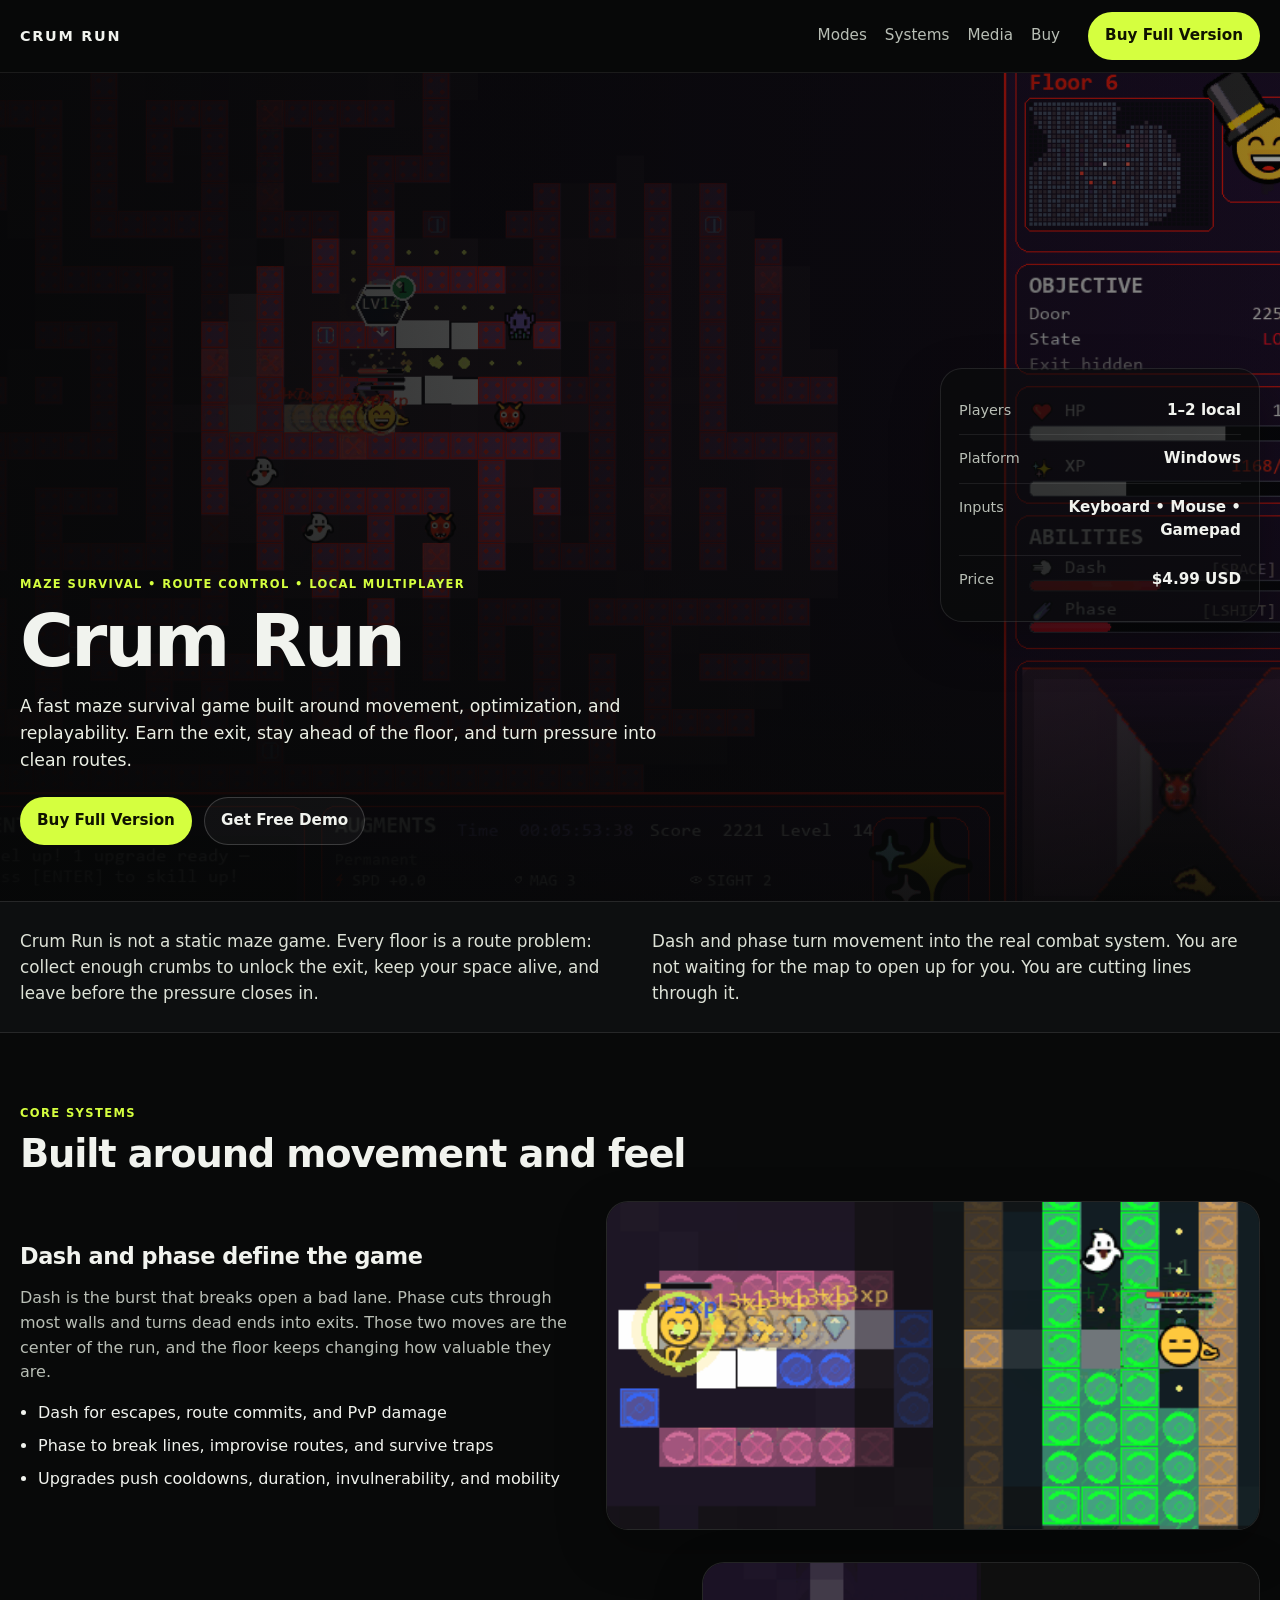
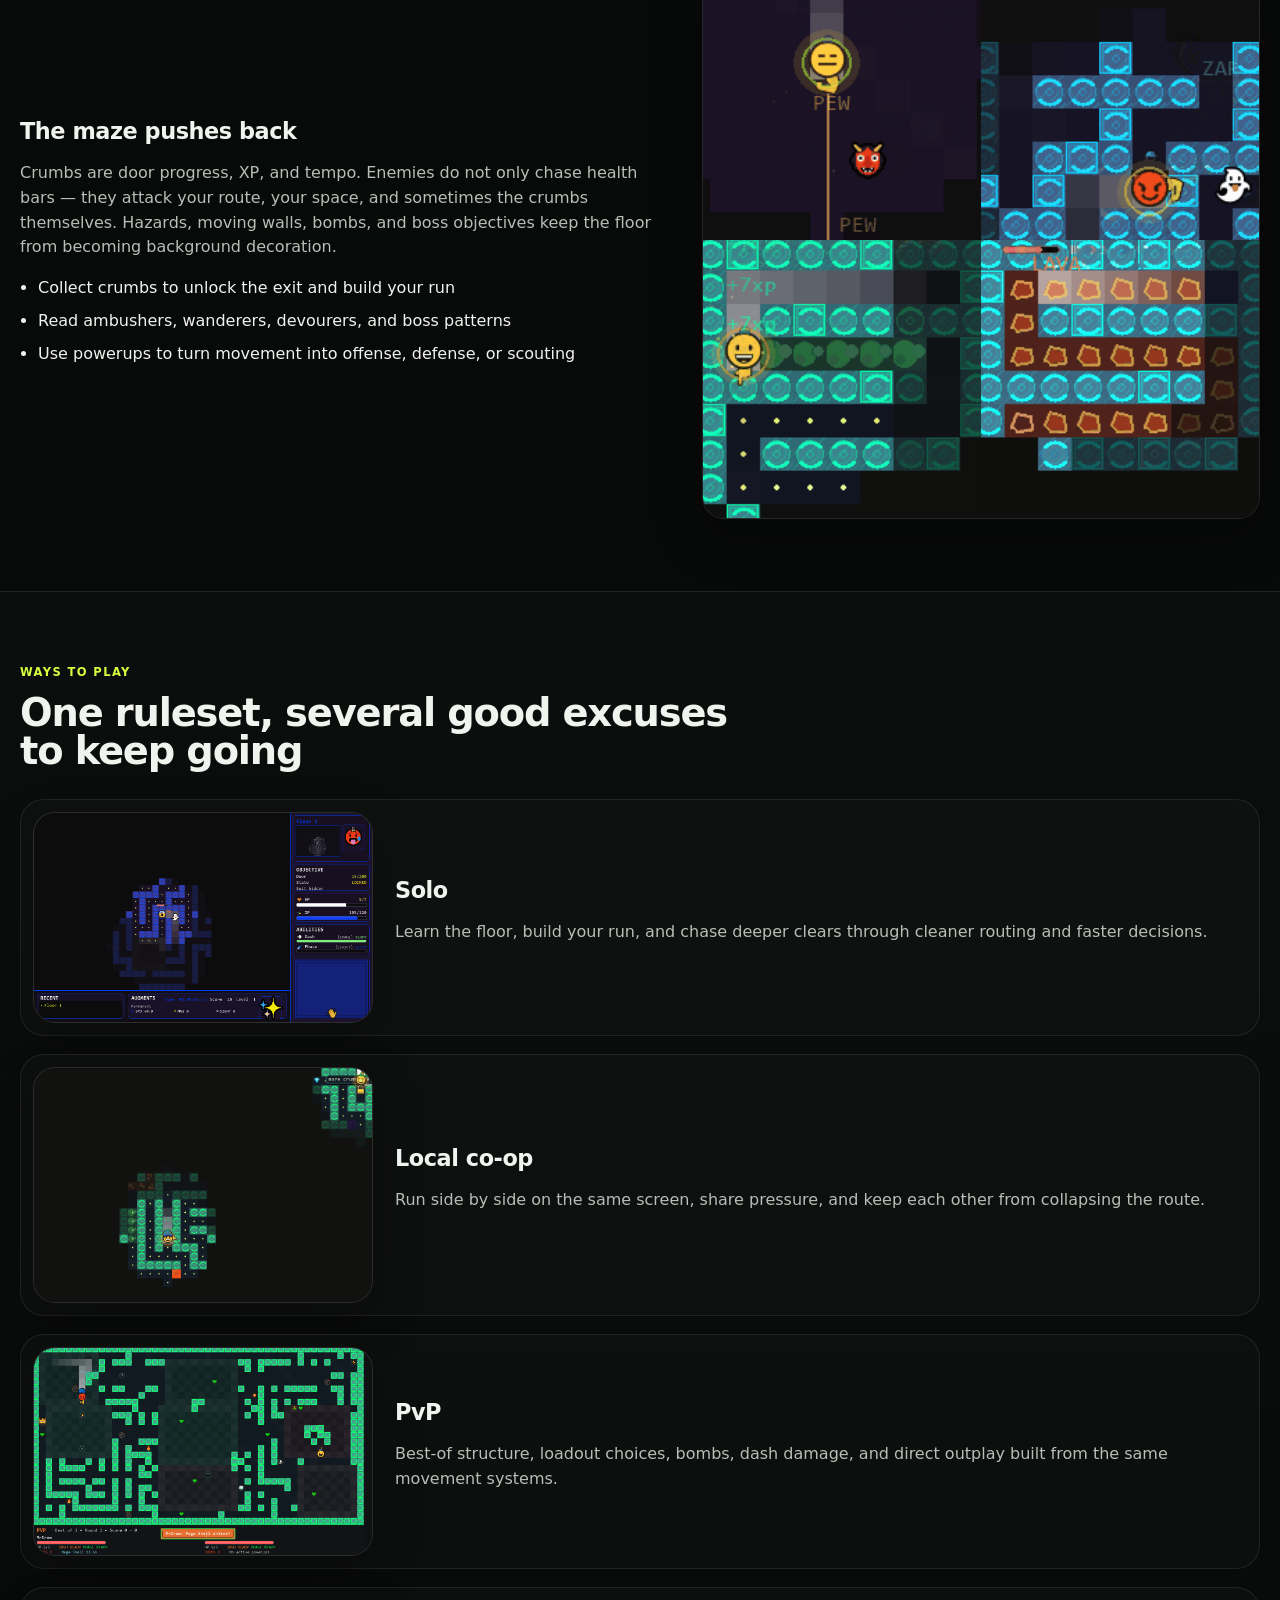
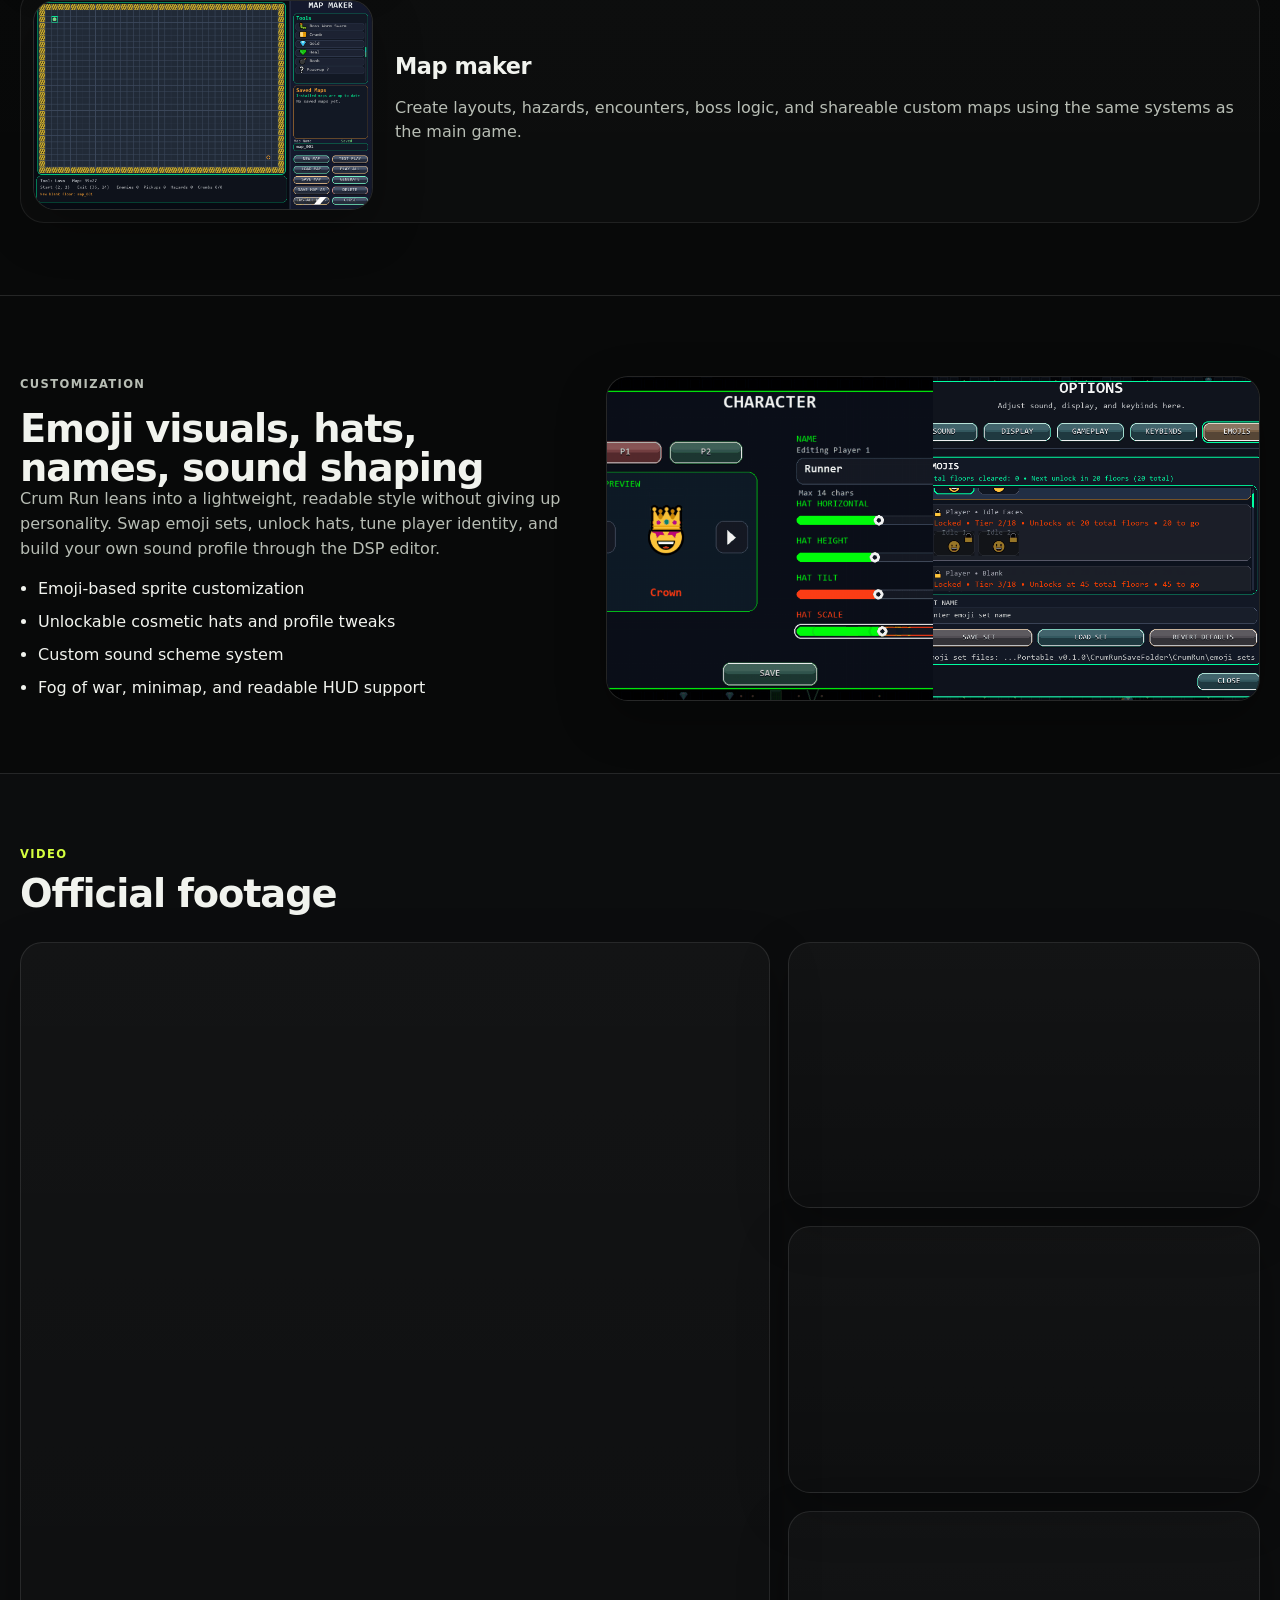
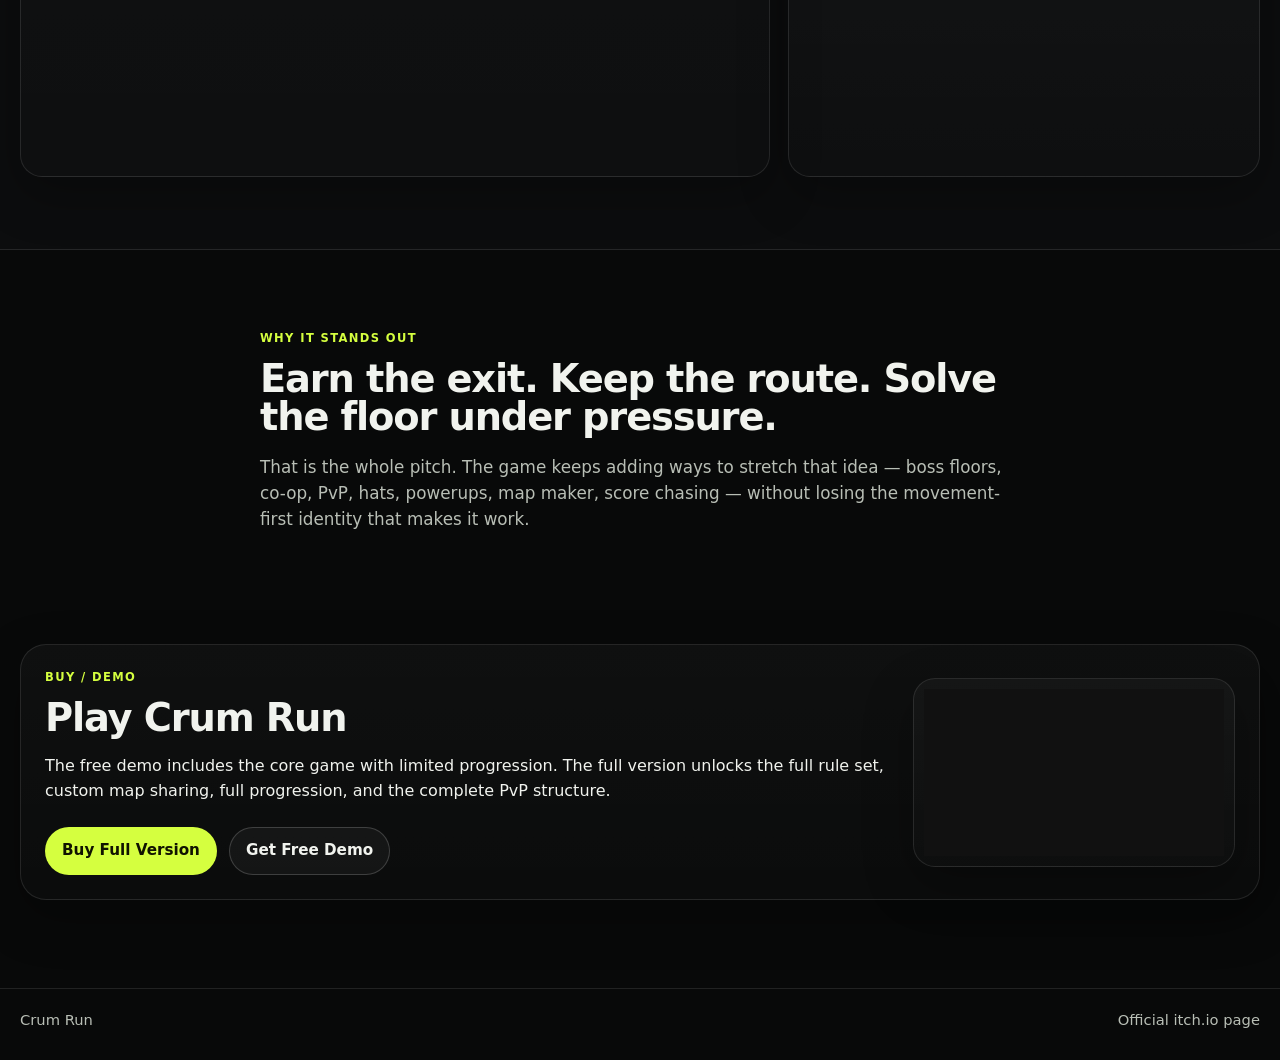
<file: index.html>
<!DOCTYPE html>
<html lang="en">
<head>
  <meta charset="UTF-8" />
  <meta name="viewport" content="width=device-width, initial-scale=1.0" />
  <title>Crum Run</title>
  <meta name="description" content="Crum Run is a fast maze survival game built around movement, route control, local co-op, PvP, and player-made maps." />
  <link rel="preconnect" href="https://www.youtube.com" crossorigin>
  <link rel="stylesheet" href="styles.css" />
</head>
<body>
  <a class="skip-link" href="#main">Skip to content</a>

  <header class="site-header">
    <div class="inner header-inner">
      <a class="brand" href="#top">CRUM RUN</a>
      <nav class="site-nav" aria-label="Primary">
        <a href="#modes">Modes</a>
        <a href="#systems">Systems</a>
        <a href="#media">Media</a>
        <a href="#buy">Buy</a>
      </nav>
      <div class="header-cta">
        <a class="btn btn-solid" href="https://koolclub.itch.io/crum-run" target="_blank" rel="noreferrer">Buy Full Version</a>
      </div>
    </div>
  </header>

  <main id="main">
    <section id="top" class="hero">
      <div class="hero-media" aria-hidden="true"></div>
      <div class="hero-shade"></div>
      <div class="inner hero-inner">
        <div class="hero-copy">
          <p class="eyebrow">Maze survival • route control • local multiplayer</p>
          <h1>Crum Run</h1>
          <p class="hero-dek">
            A fast maze survival game built around movement, optimization, and replayability.
            Earn the exit, stay ahead of the floor, and turn pressure into clean routes.
          </p>
          <div class="cta-row">
            <a class="btn btn-solid" href="https://koolclub.itch.io/crum-run" target="_blank" rel="noreferrer">Buy Full Version</a>
            <a class="btn btn-ghost" href="https://koolclub.itch.io/crum-run" target="_blank" rel="noreferrer">Get Free Demo</a>
          </div>
        </div>
        <aside class="hero-side" aria-label="Key details">
          <div class="detail-line"><span>Players</span><strong>1–2 local</strong></div>
          <div class="detail-line"><span>Platform</span><strong>Windows</strong></div>
          <div class="detail-line"><span>Inputs</span><strong>Keyboard • Mouse • Gamepad</strong></div>
          <div class="detail-line"><span>Price</span><strong>$4.99 USD</strong></div>
        </aside>
      </div>
    </section>

    <section class="intro-strip">
      <div class="inner intro-grid">
        <p>
          Crum Run is not a static maze game. Every floor is a route problem: collect enough crumbs to unlock the exit,
          keep your space alive, and leave before the pressure closes in.
        </p>
        <p>
          Dash and phase turn movement into the real combat system. You are not waiting for the map to open up for you.
          You are cutting lines through it.
        </p>
      </div>
    </section>

    <section id="systems" class="section section-systems">
      <div class="inner">
        <div class="section-head">
          <p class="eyebrow">Core systems</p>
          <h2>Built around movement and feel</h2>
        </div>

        <article class="split feature-block reverse">
          <div class="feature-copy">
            <h3>Dash and phase define the game</h3>
            <p>
              Dash is the burst that breaks open a bad lane. Phase cuts through most walls and turns dead ends into exits.
              Those two moves are the center of the run, and the floor keeps changing how valuable they are.
            </p>
            <ul class="lean-list">
              <li>Dash for escapes, route commits, and PvP damage</li>
              <li>Phase to break lines, improvise routes, and survive traps</li>
              <li>Upgrades push cooldowns, duration, invulnerability, and mobility</li>
            </ul>
          </div>
          <div class="feature-media duo">
            <img src="media/dash-gameplay.gif" alt="Crum Run dash gameplay" loading="lazy" />
            <img src="media/phase-gameplay.gif" alt="Crum Run phase gameplay" loading="lazy" />
          </div>
        </article>

        <article class="split feature-block">
          <div class="feature-copy">
            <h3>The maze pushes back</h3>
            <p>
              Crumbs are door progress, XP, and tempo. Enemies do not only chase health bars — they attack your route,
              your space, and sometimes the crumbs themselves. Hazards, moving walls, bombs, and boss objectives keep the
              floor from becoming background decoration.
            </p>
            <ul class="lean-list">
              <li>Collect crumbs to unlock the exit and build your run</li>
              <li>Read ambushers, wanderers, devourers, and boss patterns</li>
              <li>Use powerups to turn movement into offense, defense, or scouting</li>
            </ul>
          </div>
          <div class="feature-media collage-four">
            <img src="media/powerups.gif" alt="Crum Run powerups gameplay" loading="lazy" />
            <img src="media/weapon-powerups.gif" alt="Crum Run weapon powerups gameplay" loading="lazy" />
            <img src="media/obstacles.gif" alt="Crum Run obstacle gameplay" loading="lazy" />
            <img src="media/lava-moving-walls.gif" alt="Crum Run lava and moving wall gameplay" loading="lazy" />
          </div>
        </article>
      </div>
    </section>

    <section id="modes" class="section section-modes">
      <div class="inner">
        <div class="section-head">
          <p class="eyebrow">Ways to play</p>
          <h2>One ruleset, several good excuses to keep going</h2>
        </div>

        <div class="mode-stack">
          <article class="mode-row">
            <div class="mode-media"><img src="media/solo-mode.gif" alt="Crum Run solo mode" loading="lazy" /></div>
            <div class="mode-copy">
              <h3>Solo</h3>
              <p>Learn the floor, build your run, and chase deeper clears through cleaner routing and faster decisions.</p>
            </div>
          </article>

          <article class="mode-row">
            <div class="mode-media"><img src="media/coop-mode.gif" alt="Crum Run local co-op" loading="lazy" /></div>
            <div class="mode-copy">
              <h3>Local co-op</h3>
              <p>Run side by side on the same screen, share pressure, and keep each other from collapsing the route.</p>
            </div>
          </article>

          <article class="mode-row">
            <div class="mode-media"><img src="media/pvp-mode.gif" alt="Crum Run PvP" loading="lazy" /></div>
            <div class="mode-copy">
              <h3>PvP</h3>
              <p>Best-of structure, loadout choices, bombs, dash damage, and direct outplay built from the same movement systems.</p>
            </div>
          </article>

          <article class="mode-row">
            <div class="mode-media"><img src="media/map-maker.gif" alt="Crum Run map maker" loading="lazy" /></div>
            <div class="mode-copy">
              <h3>Map maker</h3>
              <p>Create layouts, hazards, encounters, boss logic, and shareable custom maps using the same systems as the main game.</p>
            </div>
          </article>
        </div>
      </div>
    </section>

    <section class="section section-customize">
      <div class="inner split customize-block reverse">
        <div class="feature-copy">
          <p class="eyebrow">Customization</p>
          <h2>Emoji visuals, hats, names, sound shaping</h2>
          <p>
            Crum Run leans into a lightweight, readable style without giving up personality. Swap emoji sets, unlock hats,
            tune player identity, and build your own sound profile through the DSP editor.
          </p>
          <ul class="lean-list">
            <li>Emoji-based sprite customization</li>
            <li>Unlockable cosmetic hats and profile tweaks</li>
            <li>Custom sound scheme system</li>
            <li>Fog of war, minimap, and readable HUD support</li>
          </ul>
        </div>
        <div class="feature-media duo tall">
          <img src="media/character-customization.gif" alt="Crum Run character customization" loading="lazy" />
          <img src="media/emoji-system.gif" alt="Crum Run custom emoji system" loading="lazy" />
        </div>
      </div>
    </section>

    <section id="media" class="section section-media">
      <div class="inner">
        <div class="section-head">
          <p class="eyebrow">Video</p>
          <h2>Official footage</h2>
        </div>

        <div class="video-layout">
          <div class="video-lead video-frame">
            <iframe src="https://www.youtube.com/embed/bdbl07Prevo" title="Welcome To Crum Run" loading="lazy" allow="accelerometer; autoplay; clipboard-write; encrypted-media; gyroscope; picture-in-picture; web-share" allowfullscreen></iframe>
          </div>
          <div class="video-side">
            <div class="video-frame"><iframe src="https://www.youtube.com/embed/wjpb4yXBS38" title="Crum Run Floor 1" loading="lazy" allow="accelerometer; autoplay; clipboard-write; encrypted-media; gyroscope; picture-in-picture; web-share" allowfullscreen></iframe></div>
            <div class="video-frame"><iframe src="https://www.youtube.com/embed/hOTFfuLOyqg" title="Crum Run Floor 2" loading="lazy" allow="accelerometer; autoplay; clipboard-write; encrypted-media; gyroscope; picture-in-picture; web-share" allowfullscreen></iframe></div>
            <div class="video-frame"><iframe src="https://www.youtube.com/embed/xTiLSvHAlHE" title="Crum Run Floor 3" loading="lazy" allow="accelerometer; autoplay; clipboard-write; encrypted-media; gyroscope; picture-in-picture; web-share" allowfullscreen></iframe></div>
          </div>
        </div>
      </div>
    </section>

    <section class="section section-proof">
      <div class="inner proof-copy">
        <p class="eyebrow">Why it stands out</p>
        <h2>Earn the exit. Keep the route. Solve the floor under pressure.</h2>
        <p>
          That is the whole pitch. The game keeps adding ways to stretch that idea — boss floors, co-op, PvP, hats,
          powerups, map maker, score chasing — without losing the movement-first identity that makes it work.
        </p>
      </div>
    </section>

    <section id="buy" class="section section-buy">
      <div class="inner buy-wrap">
        <div class="buy-copy">
          <p class="eyebrow">Buy / demo</p>
          <h2>Play Crum Run</h2>
          <p>
            The free demo includes the core game with limited progression. The full version unlocks the full rule set,
            custom map sharing, full progression, and the complete PvP structure.
          </p>
          <div class="cta-row">
            <a class="btn btn-solid" href="https://koolclub.itch.io/crum-run" target="_blank" rel="noreferrer">Buy Full Version</a>
            <a class="btn btn-ghost" href="https://koolclub.itch.io/crum-run" target="_blank" rel="noreferrer">Get Free Demo</a>
          </div>
        </div>
        <div class="itch-embed-wrap">
          <iframe frameborder="0" src="https://itch.io/embed/4364375" width="552" height="167" title="Crum Run itch.io embed"><a href="https://koolclub.itch.io/crum-run">Crum Run by KoolClub</a></iframe>
        </div>
      </div>
    </section>
  </main>

  <footer class="site-footer">
    <div class="inner footer-inner">
      <p>Crum Run</p>
      <p><a href="https://koolclub.itch.io/crum-run" target="_blank" rel="noreferrer">Official itch.io page</a></p>
    </div>
  </footer>
</body>
</html>
</file>
<file: styles.css>
:root {
  --bg: #080909;
  --panel: #111314;
  --panel-2: #17191b;
  --text: #f1f3ee;
  --muted: #b8beb5;
  --lime: #d5ff3f;
  --acid: #a3ff1a;
  --line: rgba(255,255,255,.10);
  --shadow: 0 18px 50px rgba(0,0,0,.28);
  --radius: 22px;
  --max: 1240px;
}

* { box-sizing: border-box; }
html { scroll-behavior: smooth; }
body {
  margin: 0;
  background: var(--bg);
  color: var(--text);
  font: 400 16px/1.55 Inter, ui-sans-serif, system-ui, -apple-system, BlinkMacSystemFont, "Segoe UI", sans-serif;
}
img { display: block; width: 100%; height: auto; }
a { color: inherit; }
iframe { display: block; width: 100%; }

.skip-link {
  position: absolute;
  left: -9999px;
}
.skip-link:focus {
  left: 16px;
  top: 16px;
  z-index: 999;
  padding: 10px 14px;
  border-radius: 12px;
  background: #fff;
  color: #000;
}

.inner {
  width: min(calc(100% - 32px), var(--max));
  margin: 0 auto;
}

.site-header {
  position: sticky;
  top: 0;
  z-index: 30;
  backdrop-filter: blur(16px);
  background: rgba(8, 9, 9, .82);
  border-bottom: 1px solid rgba(255,255,255,.08);
}

.header-inner {
  min-height: 72px;
  display: flex;
  align-items: center;
  gap: 20px;
}

.brand {
  font-weight: 800;
  text-decoration: none;
  letter-spacing: .12em;
  text-transform: uppercase;
  font-size: .9rem;
  white-space: nowrap;
}

.site-nav {
  display: flex;
  gap: 18px;
  margin-left: auto;
}
.site-nav a {
  text-decoration: none;
  color: var(--muted);
  font-size: .95rem;
}
.site-nav a:hover,
.site-nav a:focus-visible {
  color: var(--text);
}
.header-cta { margin-left: 8px; }

.btn {
  display: inline-flex;
  align-items: center;
  justify-content: center;
  min-height: 44px;
  padding: 11px 16px;
  border-radius: 999px;
  border: 1px solid transparent;
  text-decoration: none;
  font-weight: 700;
  font-size: .95rem;
  transition: transform .18s ease, border-color .18s ease, background-color .18s ease;
}
.btn:hover,
.btn:focus-visible {
  transform: translateY(-1px);
}
.btn-solid {
  background: var(--lime);
  color: #101300;
}
.btn-ghost {
  border-color: rgba(255,255,255,.18);
  background: rgba(255,255,255,.04);
  color: var(--text);
}

.hero {
  position: relative;
  min-height: calc(100vh - 72px);
  overflow: clip;
  display: flex;
  align-items: stretch;
}
.hero-media,
.hero-shade {
  position: absolute;
  inset: 0;
}
.hero-media {
  background-image: url('media/hero-background.gif');
  background-size: cover;
  background-position: center;
  transform: scale(1.06);
  filter: saturate(1.1) contrast(1.05);
}
.hero-shade {
  background:
    linear-gradient(90deg, rgba(6,7,7,.88) 0%, rgba(6,7,7,.70) 42%, rgba(6,7,7,.35) 100%),
    linear-gradient(180deg, rgba(8,9,9,.08) 0%, rgba(8,9,9,.18) 50%, rgba(8,9,9,.85) 100%);
}
.hero-inner {
  position: relative;
  z-index: 1;
  display: grid;
  grid-template-columns: minmax(0, 1fr) 320px;
  gap: 32px;
  align-items: end;
  padding: 72px 0 56px;
}
.hero-copy {
  max-width: 760px;
}
.eyebrow {
  margin: 0 0 12px;
  color: var(--lime);
  text-transform: uppercase;
  letter-spacing: .12em;
  font-size: .72rem;
  font-weight: 800;
}
.hero h1 {
  margin: 0;
  font-size: clamp(2.4rem, 7vw, 4.6rem);
  line-height: .94;
  letter-spacing: -.04em;
}
.hero-dek {
  max-width: 60ch;
  font-size: 1.08rem;
  color: #ebefe4;
  margin: 18px 0 0;
}
.cta-row {
  display: flex;
  flex-wrap: wrap;
  gap: 12px;
  margin-top: 24px;
}
.hero-side {
  align-self: center;
  background: rgba(10,12,12,.62);
  border: 1px solid rgba(255,255,255,.10);
  box-shadow: var(--shadow);
  border-radius: var(--radius);
  padding: 18px;
}
.detail-line {
  display: flex;
  justify-content: space-between;
  gap: 16px;
  padding: 12px 0;
  border-bottom: 1px solid rgba(255,255,255,.08);
}
.detail-line:last-child { border-bottom: 0; }
.detail-line span {
  color: var(--muted);
  font-size: .9rem;
}
.detail-line strong {
  font-size: .95rem;
  text-align: right;
}

.intro-strip {
  border-top: 1px solid var(--line);
  border-bottom: 1px solid var(--line);
  background: #0d0f10;
}
.intro-grid {
  display: grid;
  grid-template-columns: 1fr 1fr;
  gap: 24px;
  padding: 26px 0;
}
.intro-grid p {
  margin: 0;
  color: #dde2d7;
  font-size: 1.05rem;
}

.section { padding: 72px 0; }
.section-head {
  margin-bottom: 28px;
  max-width: 760px;
}
.section-head h2,
.section-proof h2,
.section-customize h2,
.section-buy h2 {
  margin: 0;
  font-size: clamp(1.7rem, 3vw, 2.6rem);
  line-height: 1;
  letter-spacing: -.03em;
}
.section-head p:last-child,
.section-proof p:last-child,
.section-buy p:last-child,
.feature-copy p,
.mode-copy p {
  color: var(--muted);
}

.split {
  display: grid;
  grid-template-columns: 1.08fr .92fr;
  gap: 28px;
  align-items: center;
}
.split.reverse {
  grid-template-columns: .92fr 1.08fr;
}
.feature-block + .feature-block { margin-top: 32px; }
.feature-copy h3,
.mode-copy h3 {
  margin: 0 0 12px;
  font-size: 1.4rem;
  letter-spacing: -.02em;
}
.feature-copy p,
.mode-copy p {
  margin: 0 0 16px;
}
.lean-list {
  margin: 0;
  padding-left: 18px;
}
.lean-list li + li { margin-top: 8px; }

.feature-media.duo,
.feature-media.collage-four,
.mode-media,
.video-frame,
.itch-embed-wrap {
  background: linear-gradient(180deg, rgba(255,255,255,.03), rgba(255,255,255,.01));
  border: 1px solid rgba(255,255,255,.10);
  border-radius: var(--radius);
  overflow: hidden;
  box-shadow: var(--shadow);
}
.feature-media.duo {
  display: grid;
  grid-template-columns: 1fr 1fr;
  gap: 0;
}
.feature-media.duo img,
.feature-media.collage-four img,
.mode-media img,
.customize-block img {
  width: 100%;
  height: 100%;
  object-fit: cover;
}
.feature-media.duo img {
  min-height: 320px;
}
.feature-media.collage-four {
  display: grid;
  grid-template-columns: 1fr 1fr;
}
.feature-media.collage-four img {
  min-height: 220px;
}
.tall img { min-height: 360px; }

.section-modes {
  background: linear-gradient(180deg, rgba(255,255,255,.015), rgba(255,255,255,0));
  border-top: 1px solid var(--line);
  border-bottom: 1px solid var(--line);
}
.mode-stack {
  display: flex;
  flex-direction: column;
  gap: 18px;
}
.mode-row {
  display: grid;
  grid-template-columns: 340px 1fr;
  gap: 22px;
  align-items: center;
  padding: 12px;
  border: 1px solid rgba(255,255,255,.08);
  border-radius: calc(var(--radius) + 2px);
  background: rgba(255,255,255,.02);
}
.mode-media {
  min-height: 190px;
}
.mode-copy { padding-right: 10px; }

.section-customize {
  padding-top: 80px;
}
.customize-block {
  align-items: stretch;
}

.section-media {
  background: #0c0d0e;
  border-top: 1px solid var(--line);
  border-bottom: 1px solid var(--line);
}
.video-layout {
  display: grid;
  grid-template-columns: 1.35fr .85fr;
  gap: 18px;
}
.video-frame iframe {
  aspect-ratio: 16 / 9;
  border: 0;
}
.video-side {
  display: grid;
  gap: 18px;
}

.section-proof {
  padding-top: 80px;
  padding-bottom: 80px;
}
.proof-copy {
  max-width: 760px;
}
.proof-copy p:last-child {
  font-size: 1.05rem;
}

.section-buy {
  padding-top: 16px;
  padding-bottom: 88px;
}
.buy-wrap {
  display: grid;
  grid-template-columns: 1fr auto;
  gap: 24px;
  align-items: center;
  border: 1px solid rgba(255,255,255,.10);
  border-radius: calc(var(--radius) + 4px);
  padding: 24px;
  background: linear-gradient(180deg, rgba(255,255,255,.03), rgba(255,255,255,.015));
  box-shadow: var(--shadow);
}
.buy-copy p:last-of-type {
  margin-bottom: 0;
}
.itch-embed-wrap {
  padding: 10px;
  max-width: 100%;
}
.itch-embed-wrap iframe {
  max-width: 100%;
  background: #111;
}

.site-footer {
  border-top: 1px solid var(--line);
  padding: 20px 0 28px;
}
.footer-inner {
  display: flex;
  justify-content: space-between;
  gap: 16px;
  color: var(--muted);
  font-size: .92rem;
}
.footer-inner p { margin: 0; }
.footer-inner a { text-decoration: none; }

@media (max-width: 1080px) {
  .hero-inner,
  .split,
  .split.reverse,
  .video-layout,
  .buy-wrap {
    grid-template-columns: 1fr;
  }
  .hero-side {
    max-width: 420px;
  }
  .buy-wrap { justify-items: start; }
}

@media (max-width: 820px) {
  .site-nav {
    display: none;
  }
  .intro-grid,
  .feature-media.duo,
  .feature-media.collage-four,
  .footer-inner {
    grid-template-columns: 1fr;
  }
  .mode-row {
    grid-template-columns: 1fr;
  }
  .mode-media { min-height: 220px; }
}

@media (max-width: 640px) {
  .header-inner {
    min-height: 64px;
    flex-wrap: wrap;
    padding: 10px 0;
  }
  .header-cta {
    width: 100%;
    margin: 0;
  }
  .header-cta .btn {
    width: 100%;
  }
  .hero {
    min-height: auto;
  }
  .hero-inner {
    padding: 56px 0 40px;
  }
  .hero-dek,
  .intro-grid p,
  .proof-copy p:last-child {
    font-size: 1rem;
  }
  .section {
    padding: 56px 0;
  }
  .buy-wrap {
    padding: 18px;
  }
}
</file>
